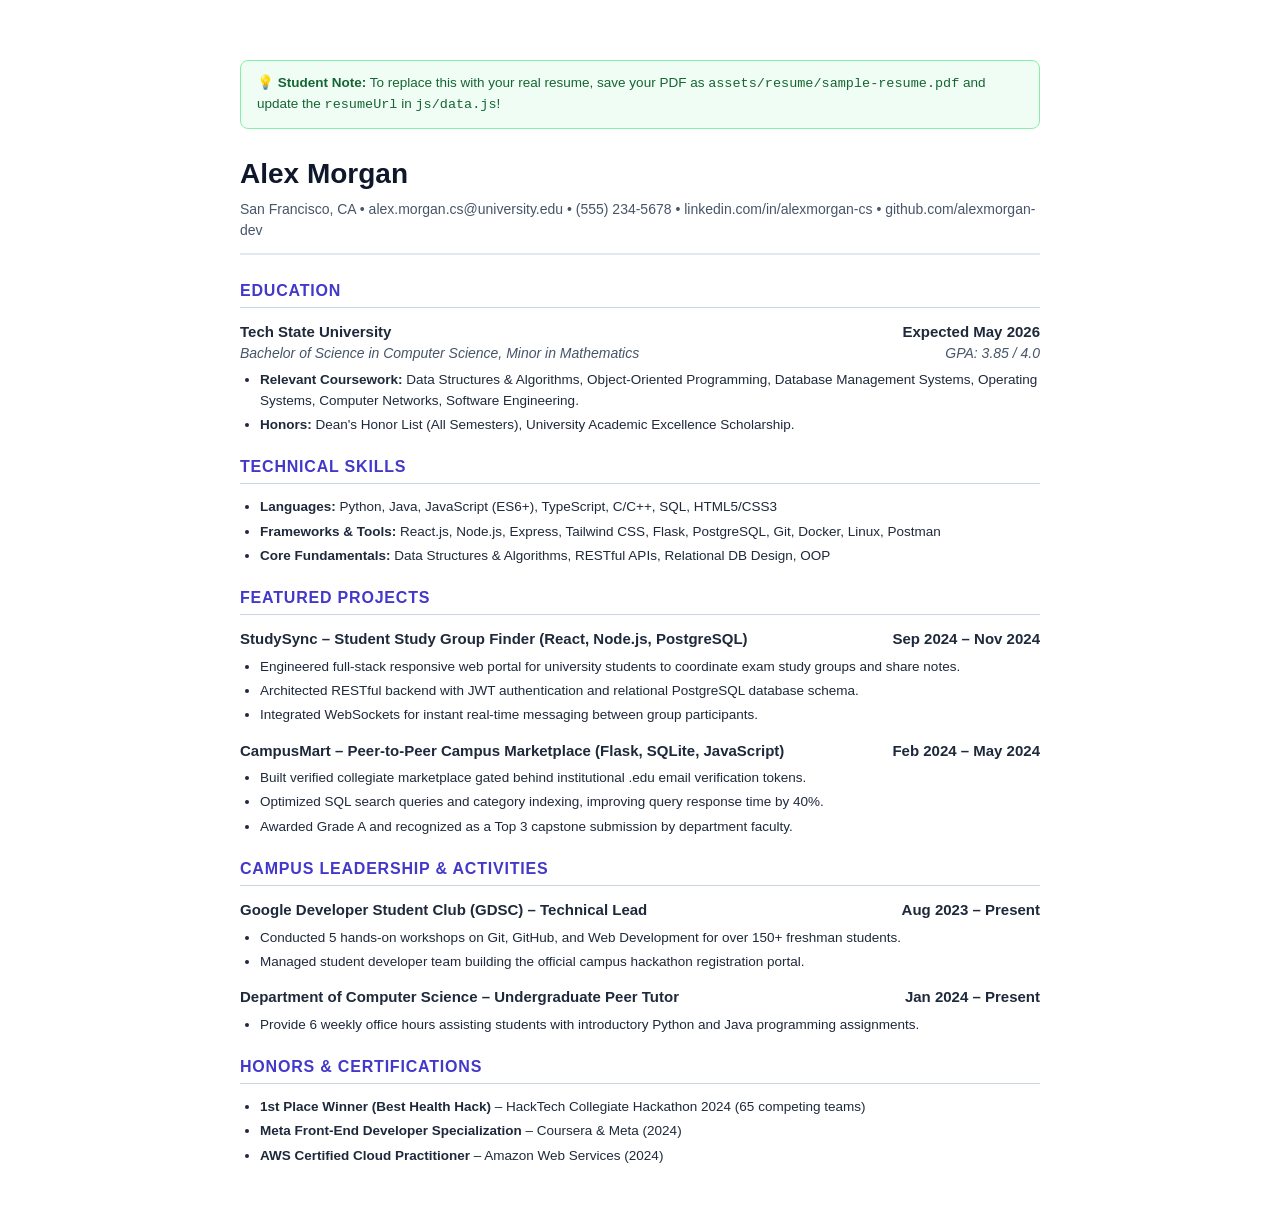
<file: assets/resume/sample-resume.html>
<!DOCTYPE html>
<html lang="en">
<head>
  <meta charset="UTF-8">
  <title>Alex Morgan - Undergraduate Resume (Sample)</title>
  <style>
    body { font-family: -apple-system, BlinkMacSystemFont, "Segoe UI", Roboto, Helvetica, Arial, sans-serif; line-height: 1.5; color: #1e293b; max-width: 800px; margin: 40px auto; padding: 20px; }
    h1 { margin-bottom: 4px; font-size: 28px; color: #0f172a; }
    .contact-line { font-size: 14px; color: #475569; margin-bottom: 24px; padding-bottom: 12px; border-bottom: 2px solid #e2e8f0; }
    h2 { font-size: 16px; text-transform: uppercase; letter-spacing: 0.05em; color: #4338ca; border-bottom: 1px solid #cbd5e1; padding-bottom: 4px; margin-top: 20px; }
    .item { margin-bottom: 14px; }
    .item-header { display: flex; justify-content: space-between; font-weight: 600; font-size: 15px; }
    .item-sub { display: flex; justify-content: space-between; font-size: 14px; color: #475569; font-style: italic; }
    ul { margin: 6px 0 0 20px; padding: 0; font-size: 13.5px; }
    li { margin-bottom: 4px; }
    .badge { background: #e0e7ff; color: #3730a3; padding: 2px 6px; border-radius: 4px; font-size: 12px; font-weight: 500; }
    .tip-box { background: #f0fdf4; border: 1px solid #86efac; border-radius: 8px; padding: 12px 16px; margin-bottom: 24px; font-size: 13.5px; color: #166534; }
  </style>
</head>
<body>
  <div class="tip-box">
    <strong>💡 Student Note:</strong> To replace this with your real resume, save your PDF as <code>assets/resume/sample-resume.pdf</code> and update the <code>resumeUrl</code> in <code>js/data.js</code>!
  </div>

  <h1>Alex Morgan</h1>
  <div class="contact-line">
    San Francisco, CA • alex.morgan.cs@university.edu • (555) 234-5678 • linkedin.com/in/alexmorgan-cs • github.com/alexmorgan-dev
  </div>

  <h2>Education</h2>
  <div class="item">
    <div class="item-header"><span>Tech State University</span><span>Expected May 2026</span></div>
    <div class="item-sub"><span>Bachelor of Science in Computer Science, Minor in Mathematics</span><span>GPA: 3.85 / 4.0</span></div>
    <ul>
      <li><strong>Relevant Coursework:</strong> Data Structures & Algorithms, Object-Oriented Programming, Database Management Systems, Operating Systems, Computer Networks, Software Engineering.</li>
      <li><strong>Honors:</strong> Dean's Honor List (All Semesters), University Academic Excellence Scholarship.</li>
    </ul>
  </div>

  <h2>Technical Skills</h2>
  <ul>
    <li><strong>Languages:</strong> Python, Java, JavaScript (ES6+), TypeScript, C/C++, SQL, HTML5/CSS3</li>
    <li><strong>Frameworks & Tools:</strong> React.js, Node.js, Express, Tailwind CSS, Flask, PostgreSQL, Git, Docker, Linux, Postman</li>
    <li><strong>Core Fundamentals:</strong> Data Structures & Algorithms, RESTful APIs, Relational DB Design, OOP</li>
  </ul>

  <h2>Featured Projects</h2>
  <div class="item">
    <div class="item-header"><span>StudySync – Student Study Group Finder (React, Node.js, PostgreSQL)</span><span>Sep 2024 – Nov 2024</span></div>
    <ul>
      <li>Engineered full-stack responsive web portal for university students to coordinate exam study groups and share notes.</li>
      <li>Architected RESTful backend with JWT authentication and relational PostgreSQL database schema.</li>
      <li>Integrated WebSockets for instant real-time messaging between group participants.</li>
    </ul>
  </div>

  <div class="item">
    <div class="item-header"><span>CampusMart – Peer-to-Peer Campus Marketplace (Flask, SQLite, JavaScript)</span><span>Feb 2024 – May 2024</span></div>
    <ul>
      <li>Built verified collegiate marketplace gated behind institutional .edu email verification tokens.</li>
      <li>Optimized SQL search queries and category indexing, improving query response time by 40%.</li>
      <li>Awarded Grade A and recognized as a Top 3 capstone submission by department faculty.</li>
    </ul>
  </div>

  <h2>Campus Leadership & Activities</h2>
  <div class="item">
    <div class="item-header"><span>Google Developer Student Club (GDSC) – Technical Lead</span><span>Aug 2023 – Present</span></div>
    <ul>
      <li>Conducted 5 hands-on workshops on Git, GitHub, and Web Development for over 150+ freshman students.</li>
      <li>Managed student developer team building the official campus hackathon registration portal.</li>
    </ul>
  </div>

  <div class="item">
    <div class="item-header"><span>Department of Computer Science – Undergraduate Peer Tutor</span><span>Jan 2024 – Present</span></div>
    <ul>
      <li>Provide 6 weekly office hours assisting students with introductory Python and Java programming assignments.</li>
    </ul>
  </div>

  <h2>Honors & Certifications</h2>
  <ul>
    <li><strong>1st Place Winner (Best Health Hack)</strong> – HackTech Collegiate Hackathon 2024 (65 competing teams)</li>
    <li><strong>Meta Front-End Developer Specialization</strong> – Coursera & Meta (2024)</li>
    <li><strong>AWS Certified Cloud Practitioner</strong> – Amazon Web Services (2024)</li>
  </ul>
</body>
</html>
</file>
